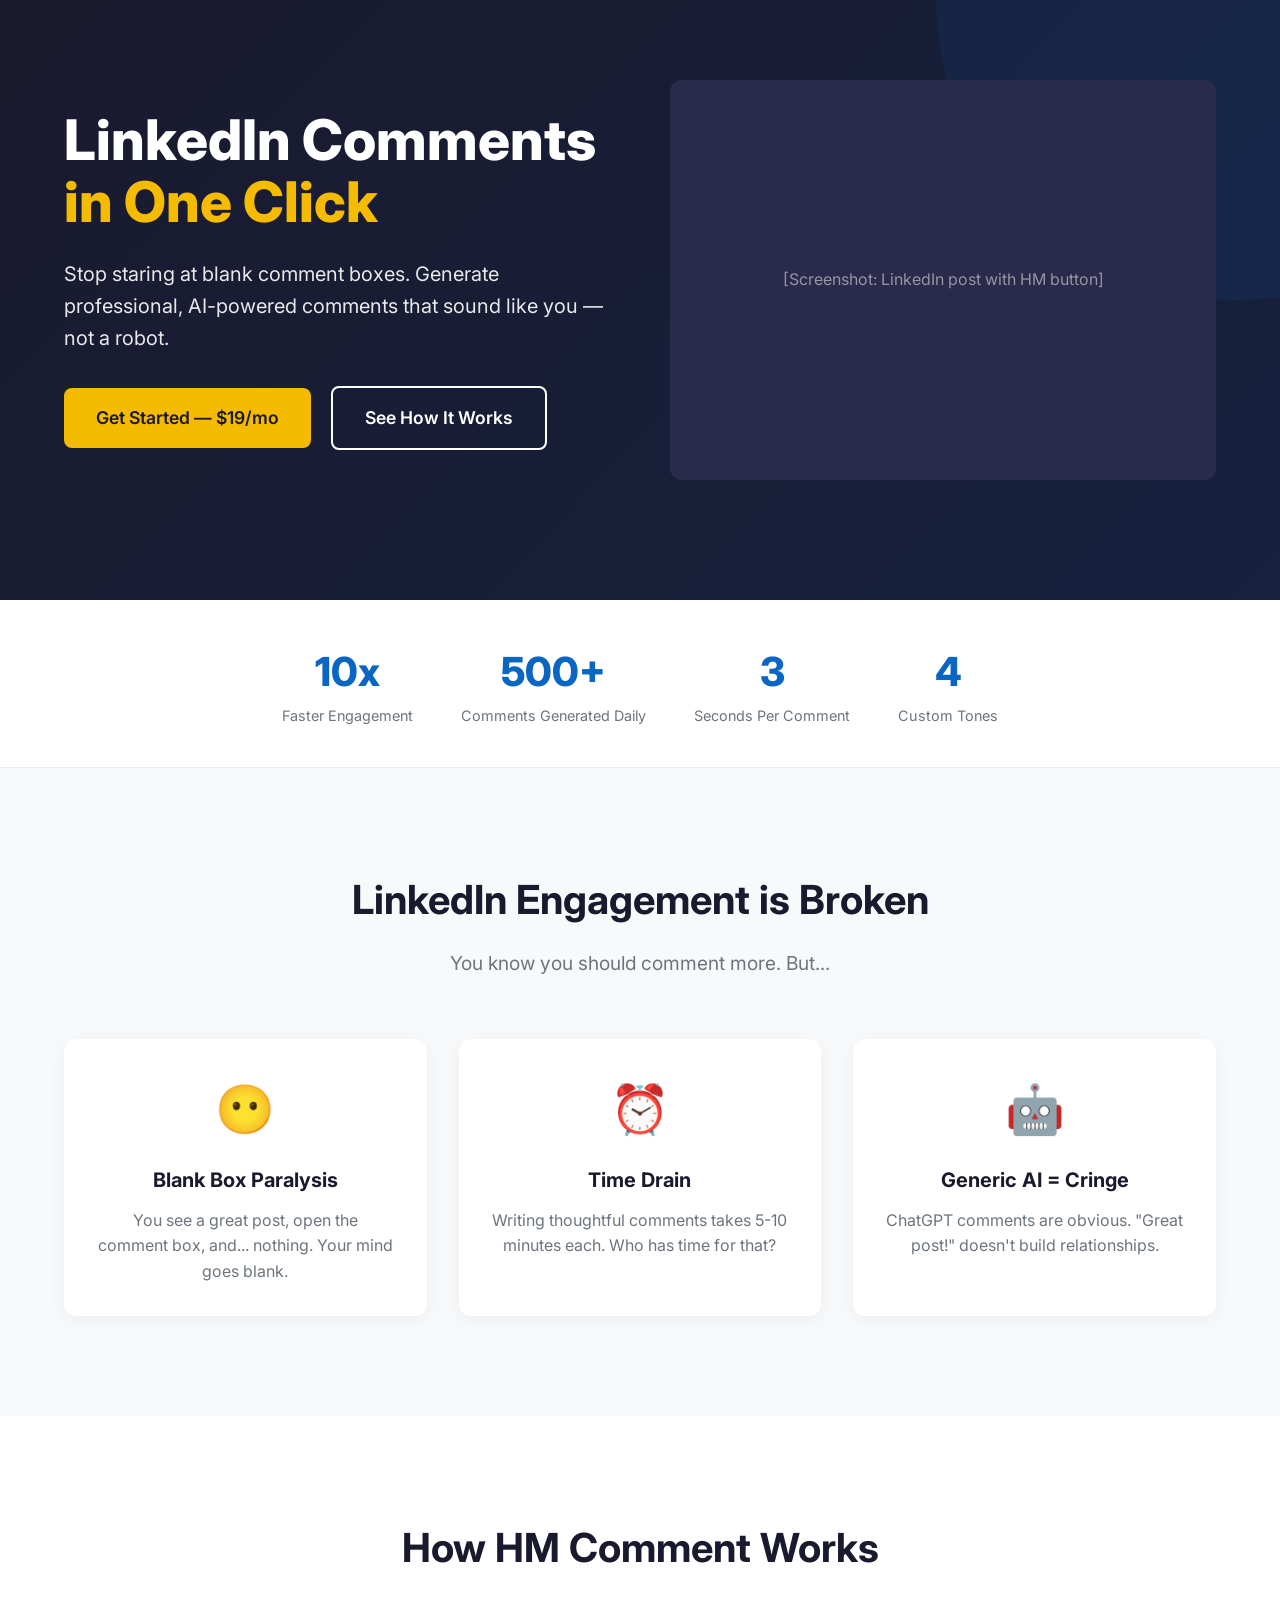
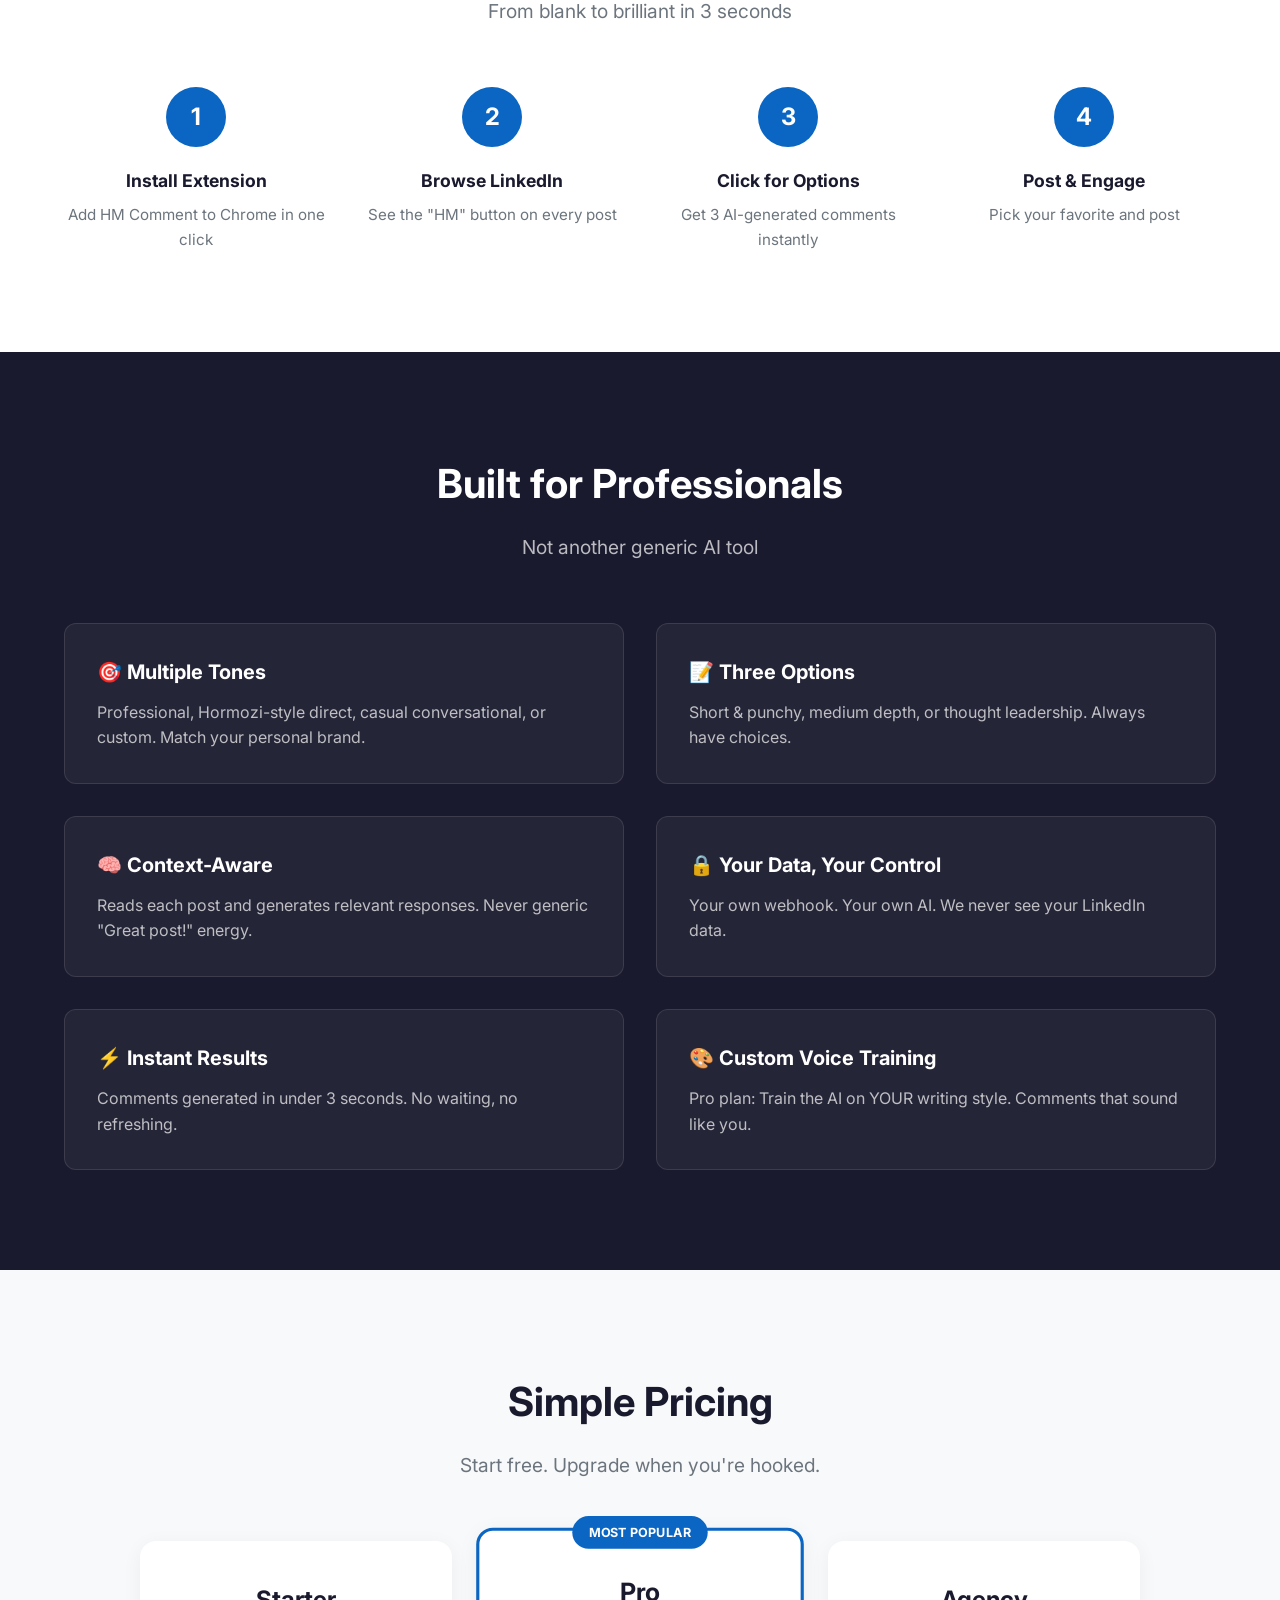
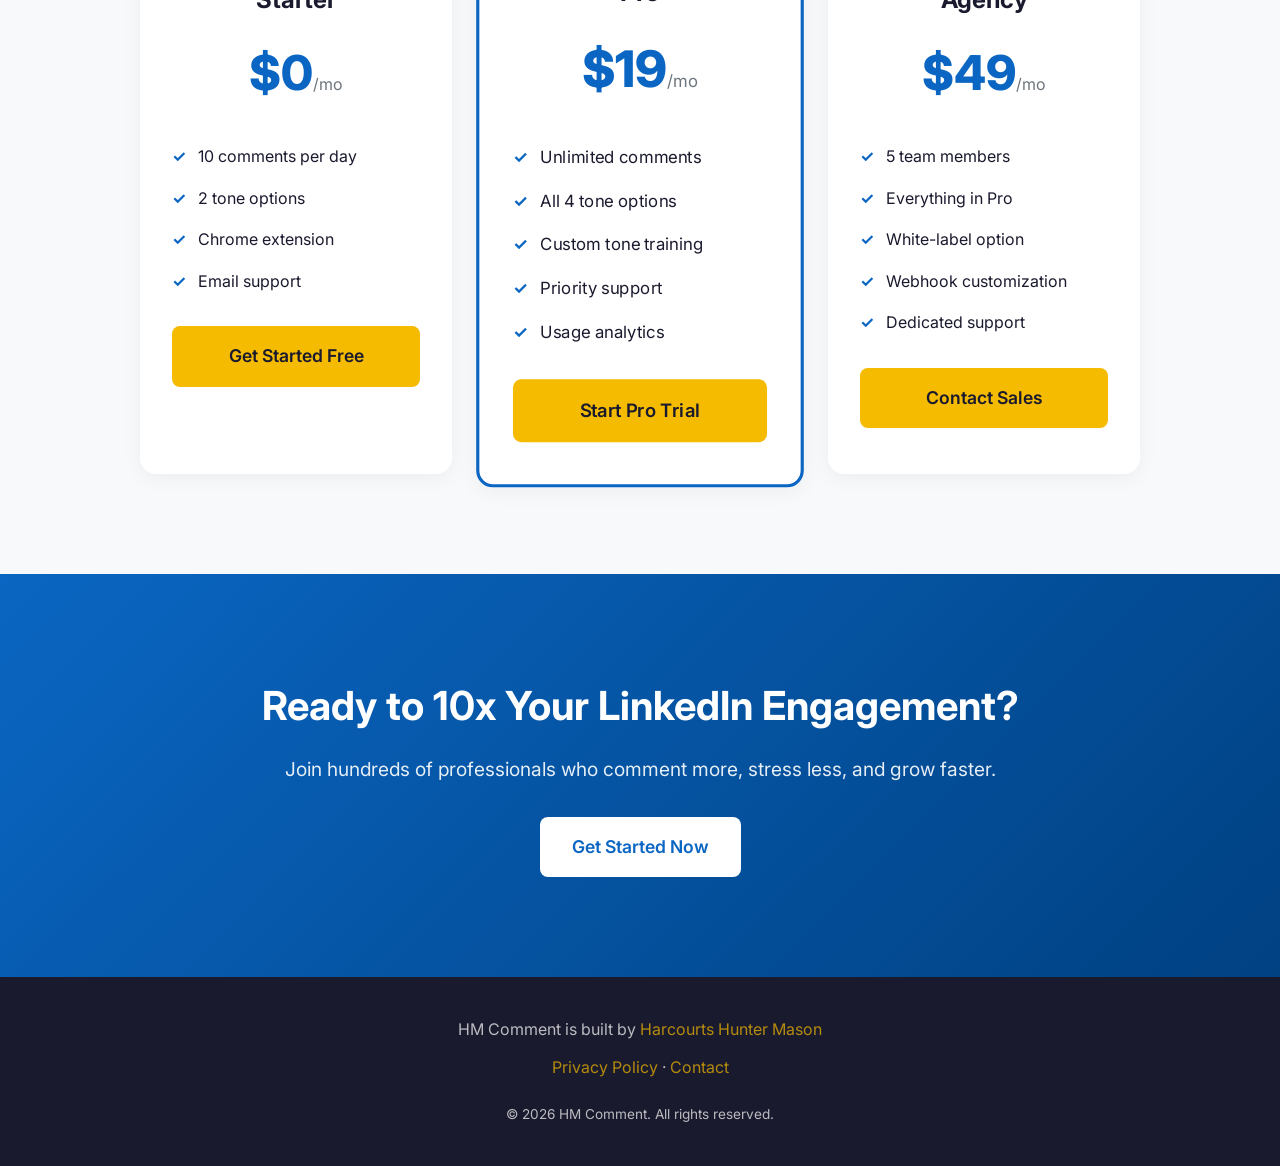
<file: landing-page/index.html>
<!DOCTYPE html>
<html lang="en">
<head>
    <meta charset="UTF-8">
    <meta name="viewport" content="width=device-width, initial-scale=1.0">
    <title>HM Comment - AI LinkedIn Comments in One Click</title>
    <meta name="description" content="Generate professional AI-powered LinkedIn comments instantly. Stop staring at blank comment boxes. Start engaging like a pro.">
    <link rel="preconnect" href="https://fonts.googleapis.com">
    <link href="https://fonts.googleapis.com/css2?family=Inter:wght@400;500;600;700;800&display=swap" rel="stylesheet">
    <style>
        :root {
            --primary: #0A66C2;
            --primary-dark: #004182;
            --accent: #F5BB00;
            --dark: #1a1a2e;
            --light: #f8f9fa;
            --gray: #6c757d;
        }
        
        * {
            margin: 0;
            padding: 0;
            box-sizing: border-box;
        }
        
        body {
            font-family: 'Inter', -apple-system, BlinkMacSystemFont, sans-serif;
            line-height: 1.6;
            color: var(--dark);
        }
        
        .container {
            max-width: 1200px;
            margin: 0 auto;
            padding: 0 24px;
        }
        
        /* Hero */
        .hero {
            background: linear-gradient(135deg, var(--dark) 0%, #16213e 100%);
            color: white;
            padding: 80px 0 120px;
            position: relative;
            overflow: hidden;
        }
        
        .hero::before {
            content: '';
            position: absolute;
            top: -50%;
            right: -20%;
            width: 600px;
            height: 600px;
            background: var(--primary);
            opacity: 0.1;
            border-radius: 50%;
        }
        
        .hero-content {
            display: grid;
            grid-template-columns: 1fr 1fr;
            gap: 60px;
            align-items: center;
        }
        
        .hero h1 {
            font-size: 3.5rem;
            font-weight: 800;
            line-height: 1.1;
            margin-bottom: 24px;
        }
        
        .hero h1 span {
            color: var(--accent);
        }
        
        .hero p {
            font-size: 1.25rem;
            opacity: 0.9;
            margin-bottom: 32px;
        }
        
        .btn {
            display: inline-block;
            padding: 16px 32px;
            font-size: 1.1rem;
            font-weight: 600;
            text-decoration: none;
            border-radius: 8px;
            transition: all 0.3s ease;
            cursor: pointer;
            border: none;
        }
        
        .btn-primary {
            background: var(--accent);
            color: var(--dark);
        }
        
        .btn-primary:hover {
            background: #e5ad00;
            transform: translateY(-2px);
            box-shadow: 0 10px 30px rgba(245, 187, 0, 0.3);
        }
        
        .btn-secondary {
            background: transparent;
            color: white;
            border: 2px solid white;
            margin-left: 16px;
        }
        
        .btn-secondary:hover {
            background: white;
            color: var(--dark);
        }
        
        .hero-image {
            position: relative;
        }
        
        .hero-image img {
            width: 100%;
            border-radius: 12px;
            box-shadow: 0 30px 60px rgba(0,0,0,0.3);
        }
        
        /* Social Proof */
        .social-proof {
            background: white;
            padding: 40px 0;
            border-bottom: 1px solid #eee;
        }
        
        .social-proof-content {
            display: flex;
            align-items: center;
            justify-content: center;
            gap: 48px;
            flex-wrap: wrap;
        }
        
        .stat {
            text-align: center;
        }
        
        .stat-number {
            font-size: 2.5rem;
            font-weight: 800;
            color: var(--primary);
        }
        
        .stat-label {
            color: var(--gray);
            font-size: 0.9rem;
        }
        
        /* Problem Section */
        .problem {
            padding: 100px 0;
            background: var(--light);
        }
        
        .section-title {
            text-align: center;
            margin-bottom: 60px;
        }
        
        .section-title h2 {
            font-size: 2.5rem;
            font-weight: 700;
            margin-bottom: 16px;
        }
        
        .section-title p {
            font-size: 1.2rem;
            color: var(--gray);
            max-width: 600px;
            margin: 0 auto;
        }
        
        .problem-grid {
            display: grid;
            grid-template-columns: repeat(3, 1fr);
            gap: 32px;
        }
        
        .problem-card {
            background: white;
            padding: 32px;
            border-radius: 12px;
            text-align: center;
            box-shadow: 0 4px 20px rgba(0,0,0,0.05);
        }
        
        .problem-card .icon {
            font-size: 3rem;
            margin-bottom: 16px;
        }
        
        .problem-card h3 {
            font-size: 1.25rem;
            margin-bottom: 12px;
        }
        
        .problem-card p {
            color: var(--gray);
        }
        
        /* How It Works */
        .how-it-works {
            padding: 100px 0;
        }
        
        .steps {
            display: grid;
            grid-template-columns: repeat(4, 1fr);
            gap: 32px;
        }
        
        .step {
            text-align: center;
            position: relative;
        }
        
        .step-number {
            width: 60px;
            height: 60px;
            background: var(--primary);
            color: white;
            border-radius: 50%;
            display: flex;
            align-items: center;
            justify-content: center;
            font-size: 1.5rem;
            font-weight: 700;
            margin: 0 auto 20px;
        }
        
        .step h3 {
            font-size: 1.1rem;
            margin-bottom: 8px;
        }
        
        .step p {
            color: var(--gray);
            font-size: 0.95rem;
        }
        
        /* Features */
        .features {
            padding: 100px 0;
            background: var(--dark);
            color: white;
        }
        
        .features .section-title h2 {
            color: white;
        }
        
        .features .section-title p {
            color: rgba(255,255,255,0.7);
        }
        
        .feature-grid {
            display: grid;
            grid-template-columns: repeat(2, 1fr);
            gap: 32px;
        }
        
        .feature-card {
            background: rgba(255,255,255,0.05);
            padding: 32px;
            border-radius: 12px;
            border: 1px solid rgba(255,255,255,0.1);
        }
        
        .feature-card h3 {
            font-size: 1.25rem;
            margin-bottom: 12px;
            display: flex;
            align-items: center;
            gap: 12px;
        }
        
        .feature-card p {
            color: rgba(255,255,255,0.7);
        }
        
        /* Pricing */
        .pricing {
            padding: 100px 0;
            background: var(--light);
        }
        
        .pricing-grid {
            display: grid;
            grid-template-columns: repeat(3, 1fr);
            gap: 32px;
            max-width: 1000px;
            margin: 0 auto;
        }
        
        .pricing-card {
            background: white;
            padding: 40px 32px;
            border-radius: 16px;
            text-align: center;
            box-shadow: 0 4px 20px rgba(0,0,0,0.05);
            position: relative;
        }
        
        .pricing-card.featured {
            border: 3px solid var(--primary);
            transform: scale(1.05);
        }
        
        .pricing-card.featured::before {
            content: 'MOST POPULAR';
            position: absolute;
            top: -14px;
            left: 50%;
            transform: translateX(-50%);
            background: var(--primary);
            color: white;
            padding: 6px 16px;
            border-radius: 20px;
            font-size: 0.75rem;
            font-weight: 700;
        }
        
        .pricing-card h3 {
            font-size: 1.5rem;
            margin-bottom: 8px;
        }
        
        .pricing-card .price {
            font-size: 3rem;
            font-weight: 800;
            color: var(--primary);
            margin: 16px 0;
        }
        
        .pricing-card .price span {
            font-size: 1rem;
            font-weight: 400;
            color: var(--gray);
        }
        
        .pricing-card ul {
            list-style: none;
            margin: 24px 0;
            text-align: left;
        }
        
        .pricing-card li {
            padding: 8px 0;
            display: flex;
            align-items: center;
            gap: 12px;
        }
        
        .pricing-card li::before {
            content: '✓';
            color: var(--primary);
            font-weight: 700;
        }
        
        /* CTA */
        .cta {
            padding: 100px 0;
            background: linear-gradient(135deg, var(--primary) 0%, var(--primary-dark) 100%);
            color: white;
            text-align: center;
        }
        
        .cta h2 {
            font-size: 2.5rem;
            margin-bottom: 16px;
        }
        
        .cta p {
            font-size: 1.2rem;
            opacity: 0.9;
            margin-bottom: 32px;
        }
        
        .cta .btn-primary {
            background: white;
            color: var(--primary);
        }
        
        /* Footer */
        footer {
            background: var(--dark);
            color: white;
            padding: 40px 0;
            text-align: center;
        }
        
        footer p {
            opacity: 0.7;
        }
        
        footer a {
            color: var(--accent);
            text-decoration: none;
        }
        
        /* Responsive */
        @media (max-width: 768px) {
            .hero-content {
                grid-template-columns: 1fr;
                text-align: center;
            }
            
            .hero h1 {
                font-size: 2.5rem;
            }
            
            .problem-grid,
            .steps,
            .feature-grid,
            .pricing-grid {
                grid-template-columns: 1fr;
            }
            
            .pricing-card.featured {
                transform: none;
            }
            
            .btn-secondary {
                margin-left: 0;
                margin-top: 12px;
            }
        }
    </style>
</head>
<body>
    <!-- Hero -->
    <section class="hero">
        <div class="container">
            <div class="hero-content">
                <div>
                    <h1>LinkedIn Comments <span>in One Click</span></h1>
                    <p>Stop staring at blank comment boxes. Generate professional, AI-powered comments that sound like you — not a robot.</p>
                    <a href="#pricing" class="btn btn-primary">Get Started — $19/mo</a>
                    <a href="#how-it-works" class="btn btn-secondary">See How It Works</a>
                </div>
                <div class="hero-image">
                    <!-- Replace with actual screenshot -->
                    <div style="background: #2a2a4a; height: 400px; border-radius: 12px; display: flex; align-items: center; justify-content: center; color: rgba(255,255,255,0.5);">
                        [Screenshot: LinkedIn post with HM button]
                    </div>
                </div>
            </div>
        </div>
    </section>
    
    <!-- Social Proof -->
    <section class="social-proof">
        <div class="container">
            <div class="social-proof-content">
                <div class="stat">
                    <div class="stat-number">10x</div>
                    <div class="stat-label">Faster Engagement</div>
                </div>
                <div class="stat">
                    <div class="stat-number">500+</div>
                    <div class="stat-label">Comments Generated Daily</div>
                </div>
                <div class="stat">
                    <div class="stat-number">3</div>
                    <div class="stat-label">Seconds Per Comment</div>
                </div>
                <div class="stat">
                    <div class="stat-number">4</div>
                    <div class="stat-label">Custom Tones</div>
                </div>
            </div>
        </div>
    </section>
    
    <!-- Problem -->
    <section class="problem">
        <div class="container">
            <div class="section-title">
                <h2>LinkedIn Engagement is Broken</h2>
                <p>You know you should comment more. But...</p>
            </div>
            <div class="problem-grid">
                <div class="problem-card">
                    <div class="icon">😶</div>
                    <h3>Blank Box Paralysis</h3>
                    <p>You see a great post, open the comment box, and... nothing. Your mind goes blank.</p>
                </div>
                <div class="problem-card">
                    <div class="icon">⏰</div>
                    <h3>Time Drain</h3>
                    <p>Writing thoughtful comments takes 5-10 minutes each. Who has time for that?</p>
                </div>
                <div class="problem-card">
                    <div class="icon">🤖</div>
                    <h3>Generic AI = Cringe</h3>
                    <p>ChatGPT comments are obvious. "Great post!" doesn't build relationships.</p>
                </div>
            </div>
        </div>
    </section>
    
    <!-- How It Works -->
    <section class="how-it-works" id="how-it-works">
        <div class="container">
            <div class="section-title">
                <h2>How HM Comment Works</h2>
                <p>From blank to brilliant in 3 seconds</p>
            </div>
            <div class="steps">
                <div class="step">
                    <div class="step-number">1</div>
                    <h3>Install Extension</h3>
                    <p>Add HM Comment to Chrome in one click</p>
                </div>
                <div class="step">
                    <div class="step-number">2</div>
                    <h3>Browse LinkedIn</h3>
                    <p>See the "HM" button on every post</p>
                </div>
                <div class="step">
                    <div class="step-number">3</div>
                    <h3>Click for Options</h3>
                    <p>Get 3 AI-generated comments instantly</p>
                </div>
                <div class="step">
                    <div class="step-number">4</div>
                    <h3>Post & Engage</h3>
                    <p>Pick your favorite and post</p>
                </div>
            </div>
        </div>
    </section>
    
    <!-- Features -->
    <section class="features">
        <div class="container">
            <div class="section-title">
                <h2>Built for Professionals</h2>
                <p>Not another generic AI tool</p>
            </div>
            <div class="feature-grid">
                <div class="feature-card">
                    <h3>🎯 Multiple Tones</h3>
                    <p>Professional, Hormozi-style direct, casual conversational, or custom. Match your personal brand.</p>
                </div>
                <div class="feature-card">
                    <h3>📝 Three Options</h3>
                    <p>Short & punchy, medium depth, or thought leadership. Always have choices.</p>
                </div>
                <div class="feature-card">
                    <h3>🧠 Context-Aware</h3>
                    <p>Reads each post and generates relevant responses. Never generic "Great post!" energy.</p>
                </div>
                <div class="feature-card">
                    <h3>🔒 Your Data, Your Control</h3>
                    <p>Your own webhook. Your own AI. We never see your LinkedIn data.</p>
                </div>
                <div class="feature-card">
                    <h3>⚡ Instant Results</h3>
                    <p>Comments generated in under 3 seconds. No waiting, no refreshing.</p>
                </div>
                <div class="feature-card">
                    <h3>🎨 Custom Voice Training</h3>
                    <p>Pro plan: Train the AI on YOUR writing style. Comments that sound like you.</p>
                </div>
            </div>
        </div>
    </section>
    
    <!-- Pricing -->
    <section class="pricing" id="pricing">
        <div class="container">
            <div class="section-title">
                <h2>Simple Pricing</h2>
                <p>Start free. Upgrade when you're hooked.</p>
            </div>
            <div class="pricing-grid">
                <div class="pricing-card">
                    <h3>Starter</h3>
                    <div class="price">$0<span>/mo</span></div>
                    <ul>
                        <li>10 comments per day</li>
                        <li>2 tone options</li>
                        <li>Chrome extension</li>
                        <li>Email support</li>
                    </ul>
                    <a href="#" class="btn btn-primary" style="width: 100%;">Get Started Free</a>
                </div>
                <div class="pricing-card featured">
                    <h3>Pro</h3>
                    <div class="price">$19<span>/mo</span></div>
                    <ul>
                        <li>Unlimited comments</li>
                        <li>All 4 tone options</li>
                        <li>Custom tone training</li>
                        <li>Priority support</li>
                        <li>Usage analytics</li>
                    </ul>
                    <a href="#" class="btn btn-primary" style="width: 100%;">Start Pro Trial</a>
                </div>
                <div class="pricing-card">
                    <h3>Agency</h3>
                    <div class="price">$49<span>/mo</span></div>
                    <ul>
                        <li>5 team members</li>
                        <li>Everything in Pro</li>
                        <li>White-label option</li>
                        <li>Webhook customization</li>
                        <li>Dedicated support</li>
                    </ul>
                    <a href="#" class="btn btn-primary" style="width: 100%;">Contact Sales</a>
                </div>
            </div>
        </div>
    </section>
    
    <!-- CTA -->
    <section class="cta">
        <div class="container">
            <h2>Ready to 10x Your LinkedIn Engagement?</h2>
            <p>Join hundreds of professionals who comment more, stress less, and grow faster.</p>
            <a href="#pricing" class="btn btn-primary">Get Started Now</a>
        </div>
    </section>
    
    <!-- Footer -->
    <footer>
        <div class="container">
            <p>HM Comment is built by <a href="https://huntermason.com">Harcourts Hunter Mason</a></p>
            <p style="margin-top: 12px;"><a href="privacy.html">Privacy Policy</a> · <a href="mailto:tony@huntermason.com">Contact</a></p>
            <p style="margin-top: 24px; font-size: 0.85rem;">© 2026 HM Comment. All rights reserved.</p>
        </div>
    </footer>
</body>
</html>
</file>
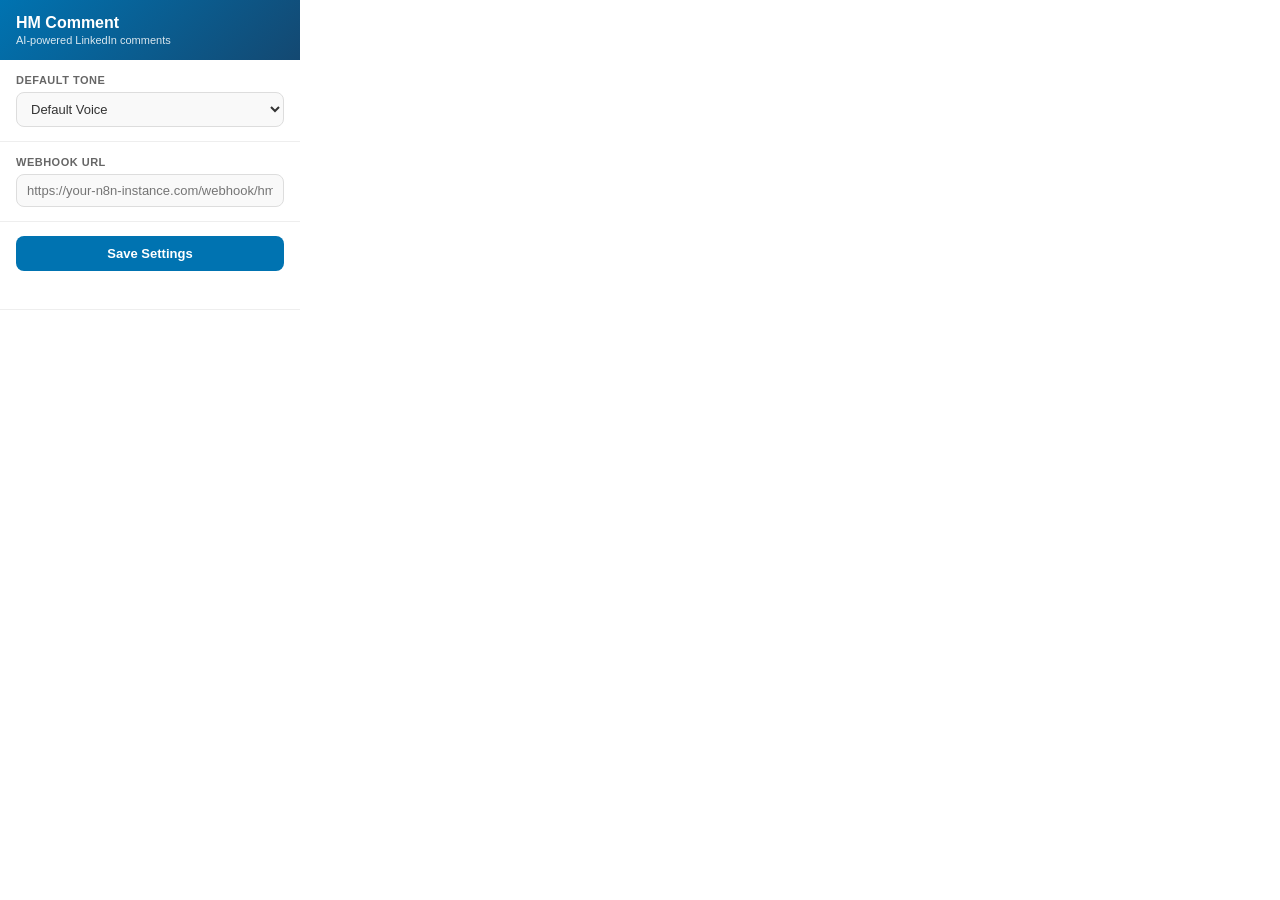
<file: chrome-extension/popup.html>
<!DOCTYPE html>
<html lang="en">
<head>
  <meta charset="UTF-8">
  <meta name="viewport" content="width=device-width, initial-scale=1.0">
  <title>HM Comment</title>
  <style>
    * { box-sizing: border-box; margin: 0; padding: 0; }
    body {
      width: 300px;
      font-family: 'Avenir', -apple-system, BlinkMacSystemFont, sans-serif;
      color: #333;
      background: #fff;
    }
    .header {
      padding: 14px 16px;
      background: linear-gradient(-45deg, #1a3a5c, #0073b1, #1a3a5c, #0073b1);
      background-size: 400% 400%;
      animation: gradient 5s ease infinite;
      color: #fff;
    }
    .header h1 {
      font-size: 16px;
      font-weight: bold;
    }
    .header p {
      font-size: 11px;
      opacity: 0.85;
      margin-top: 2px;
    }
    @keyframes gradient {
      0% { background-position: 0% 50%; }
      50% { background-position: 100% 50%; }
      100% { background-position: 0% 50%; }
    }
    .section {
      padding: 14px 16px;
      border-bottom: 1px solid #eee;
    }
    .section:last-child { border-bottom: none; }
    label {
      display: block;
      font-size: 11px;
      font-weight: 600;
      text-transform: uppercase;
      letter-spacing: 0.5px;
      color: #666;
      margin-bottom: 6px;
    }
    select, input[type="text"] {
      width: 100%;
      padding: 8px 10px;
      border: 1px solid #ddd;
      border-radius: 8px;
      font-size: 13px;
      font-family: inherit;
      color: #333;
      background: #f9f9f9;
      outline: none;
    }
    select:focus, input[type="text"]:focus {
      border-color: #0073b1;
    }
    .save-btn {
      width: 100%;
      padding: 10px;
      background: #0073b1;
      color: #fff;
      border: none;
      border-radius: 8px;
      font-size: 13px;
      font-weight: 600;
      font-family: inherit;
      cursor: pointer;
      transition: background-color 0.2s;
    }
    .save-btn:hover { background: #005f8f; }
    .status {
      font-size: 12px;
      color: #2e7d32;
      text-align: center;
      margin-top: 8px;
      min-height: 16px;
    }
  </style>
</head>
<body>
  <div class="header">
    <h1>HM Comment</h1>
    <p>AI-powered LinkedIn comments</p>
  </div>
  <div class="section">
    <label for="tone">Default Tone</label>
    <select id="tone">
      <option value="default">Default Voice</option>
      <option value="hormozi">Hormozi Style</option>
      <option value="professional">Professional</option>
      <option value="casual">Casual</option>
    </select>
  </div>
  <div class="section">
    <label for="webhookUrl">Webhook URL</label>
    <input type="text" id="webhookUrl" placeholder="https://your-n8n-instance.com/webhook/hm-comment">
  </div>
  <div class="section">
    <button class="save-btn" id="saveBtn">Save Settings</button>
    <div class="status" id="status"></div>
  </div>
  <script src="popup.js"></script>
</body>
</html>
</file>
